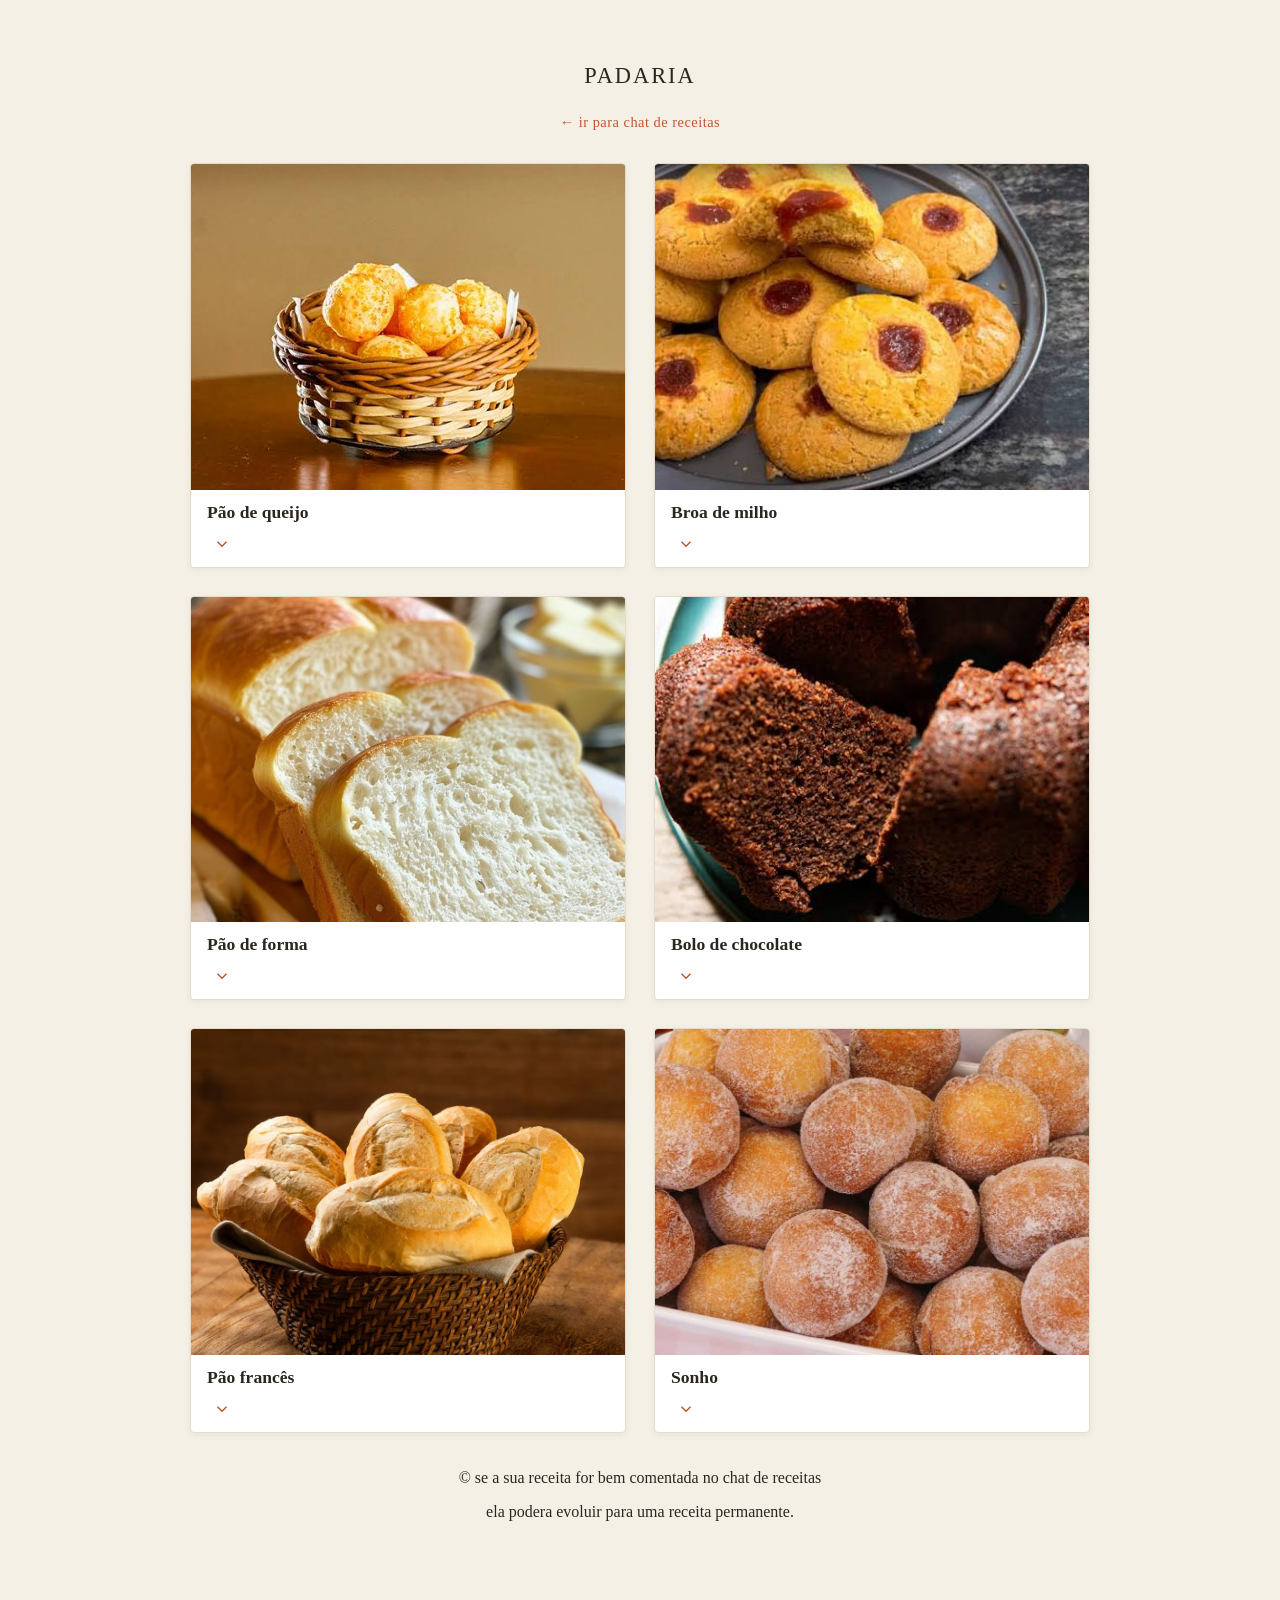
<file: padaria/index.html>
<!DOCTYPE html>
<html lang="pt-br">
<head>
<meta charset="UTF-8">
<meta name="viewport" content="width=device-width, initial-scale=1.0">
<title>Croissant</title>
<link rel="icon" type="image/png" href="icone.jfif">
<link rel="stylesheet" href="styles.css">
</head>
<body>

<h1 class="titulo-site">PADARIA</h1>

<p class="chat-voltar"><a href="chat.html">&larr; ir para chat de receitas</a></p>

<div class="lista-receitas">

  <div class="receita-card">
    <div class="foto-receita"><img src="pao-de-queijo.jfif" alt="pao-de-queijo"></div>
    <div class="nome-receita">Pão de queijo</div>
    <div class="linha-abrir-receita">
      <button class="botao-abrir-receita" onclick="alternarReceita(this)">
        <svg width="18" height="18" viewBox="0 0 24 24" fill="none" stroke="currentColor" stroke-width="2"><path d="M6 9l6 6 6-6"/></svg>
      </button>
    </div>
    <div class="modo-preparo">
      <h3>Ingredientes</h3>
      <hr>
      <ul>
       <li>1 xícara de chá de polvilho doce (250 g)</li>
        <li>Meia xícara de chá de leite (120 ml)</li>
        <li>1/4 de xícara de chá de óleo (60 ml)</li>
        <li>Meia colher de chá de sal (ou a gosto)</li>
        <li>1 ovo</li>
        <li>1 xícara de chá de queijo ralado (mussarela, parmesão ou meia-cura</li>
        </ul>
        <h3>Modo de Preparo</h3>
        <hr>
        Esquentar o líquido: Em uma panela pequena, coloque o leite, o óleo e o sal. Deixe ferver.Escaldar o polvilho: Coloque o polvilho doce em uma tigela. Despeje o líquido fervente por cima do polvilho e mexa bem.Esfriar e misturar: Espere a mistura amornar. Acrescente o ovo e o queijo ralado.Modelar: Misture tudo com as mãos até formar uma massa unida. Unte as mãos com um pouco de óleo e faça pequenas bolinhas.Assar: Coloque as bolinhas em uma assadeira untada. Leve ao forno pré-aquecido a 200°C por cerca de 20 minutos, até dourarem
    </div>
  </div>

  <div class="receita-card">
    <div class="foto-receita"><img src="broa-de-milho.jfif" alt="Macarrão Alho e Óleo"></div>
    <div class="nome-receita">Broa de milho</div>
    <div class="linha-abrir-receita">
      <button class="botao-abrir-receita" onclick="alternarReceita(this)">
        <svg width="18" height="18" viewBox="0 0 24 24" fill="none" stroke="currentColor" stroke-width="2"><path d="M6 9l6 6 6-6"/></svg>
      </button>
    </div>
    <div class="modo-preparo">
      <h3>Ingredientes</h3>
<hr>
<ul>
  <li>1 e 1/2 xícara de chá de fubá (200 g)</li>
  <li>1 xícara de chá de farinha de trigo (130 g)</li>
  <li>1 xícara de chá de açúcar (180 g)</li>
  <li>Meia xícara de chá de leite (120 ml)</li>
  <li>1/4 de xícara de chá de óleo (60 ml)</li>
  <li>2 ovos</li>
  <li>1 colher de sopa de fermento em pó</li>
  <li>1 pitada de sal</li>
  <li>100 g de goiabada cortada em cubos pequenos</li>
</ul>

<h3>Modo de Preparo</h3>
<hr>
<p><b>Misturar os secos:</b> Em uma tigela, adicione o fubá, a farinha de trigo, o açúcar, a pitada de sal e o fermento. Misture bem.</p>
<p><b>Adicionar os líquidos:</b> Junte os ovos, o óleo e o leite aos ingredientes secos. Mexa com uma colher ou fouet até obter uma massa homogênea.</p>
<p><b>Modelar:</b> Unte as mãos com um pouco de óleo ou farinha e faça pequenas bolinhas com a massa. Acomode-as em uma assadeira untada e enfarinhada, deixando um espaço entre elas.</p>
<p><b>Colocar a goiabada:</b> Passe os cubos de goiabada em um pouco de farinha de trigo (para não derreterem totalmente) e pressione um cubo no centro de cada broa.</p>
<p><b>Assar:</b> Leve ao forno pré-aquecido a 180°C por aproximadamente 25 a 30 minutos, até que a base esteja levemente dourada.</p>
    </div>
  </div>

  <div class="receita-card">
    <div class="foto-receita"><img src="pao.jpg" alt="Feijoada"></div>
    <div class="nome-receita">Pão de forma</div>
    <div class="linha-abrir-receita">
      <button class="botao-abrir-receita" onclick="alternarReceita(this)">
        <svg width="18" height="18" viewBox="0 0 24 24" fill="none" stroke="currentColor" stroke-width="2"><path d="M6 9l6 6 6-6"/></svg>
      </button>
    </div>
    <div class="modo-preparo">
      <h3>Ingredientes</h3>
<hr>
      <ul>
    <li>3 xícaras de farinha de trigo (aproximadamente)</li>
    <li>1 colher de sopa cheia de fermento biológico instantâneo (10 g)</li>
    <li>3 colheres de sopa de manteiga em temperatura ambiente</li>
    <li>2 colheres de sopa rasas de açúcar</li>
    <li>2 ovos batidos ligeiramente</li>
    <li>1 colherinha de sal</li>
    <li>½ xícara de água em temperatura ambiente</li>
    <li>100 g de manteiga em temperatura ambiente (para folhar)</li>
    <li>1 colher de sopa de farinha de trigo (para folhar)</li>
    <li>1 ovo batido para pincelar</li>
    <h3>Modo de Preparo</h3>
<hr>
<p><b>1. Preparar a massa:</b> Em uma tigela, misture a farinha de trigo, o fermento biológico instantâneo, o açúcar e o sal. Adicione as 3 colheres de sopa de manteiga, os 2 ovos batidos e a água aos poucos. Amasse bem até obter uma massa lisa e homogênea.</p>

<p><b>2. Primeira fermentação:</b> Cubra a massa com um pano limpo ou plástico filme e deixe descansar por cerca de 30 minutos, ou até dobrar de volume.</p>

<p><b>3. Preparar a mistura para folhar:</b> Em uma tigelinha, misture os 100 g de manteiga em temperatura ambiente com a 1 colher de sopa de farinha de trigo até formar uma pastinha uniforme.</p>

<p><b>4. Folhar a massa:</b> Abra a massa descansada com o auxílio de um rolo em uma superfície enfarinhada até formar um retângulo. Espalhe a mistura de manteiga com farinha por toda a superfície da massa. Dobre a massa em três partes (como uma carta) e abra novamente com o rolo. Repita a dobra para criar as camadas folhadas.</p>

<p><b>5. Modelar:</b> Abra a massa na espessura desejada e corte no formato preferido (como croissants ou pãezinhos folhados). Acomode as peças em uma assadeira untada e enfarinhada.</p>

<p><b>6. Segunda fermentação:</b> Deixe os pães descansarem na assadeira por mais 20 a 30 minutos para crescerem novamente.</p>

<p><b>7. Pincelar e assar:</b> Pincele a superfície com o ovo batido. Leve ao forno pré-aquecido a 180°C por cerca de 25 a 30 minutos, até que fiquem bem dourados e assados.</p>
</ul>
    </div>
  </div>

  <div class="receita-card">
    <div class="foto-receita"><img src="bolo-de-chocolate.jfif" alt="Brigadeiro"></div>
    <div class="nome-receita">Bolo de chocolate</div>
    <div class="linha-abrir-receita">
      <button class="botao-abrir-receita" onclick="alternarReceita(this)">
        <svg width="18" height="18" viewBox="0 0 24 24" fill="none" stroke="currentColor" stroke-width="2"><path d="M6 9l6 6 6-6"/></svg>
      </button>
    </div>
    <div class="modo-preparo">
      <h3>Ingredientes</h3>
<hr>
<ul>
  <li>2 xícaras de chá de farinha de trigo</li>
  <li>1 e 1/2 xícara de chá de açúcar</li>
  <li>1 xícara de chá de chocolate em pó ou cacau em pó</li>
  <li>1 xícara de chá de óleo</li>
  <li>1 xícara de chá de água morna</li>
  <li>3 ovos</li>
  <li>1 colher de sopa de fermento em pó</li>
  <li>1 pitada de sal</li>
</ul>

<h3>Modo de Preparo</h3>
<hr>
<p><b>1. Misturar os secos:</b> Em uma tigela grande, peneire a farinha de trigo, o açúcar, o chocolate em pó e a pitada de sal. Misture bem.</p>

<p><b>2. Adicionar os líquidos:</b> Acrescente os ovos, o óleo e a água morna. Misture delicadamente com um fouet ou colher até obter uma massa lisa e homogênea.</p>

<p><b>3. Adicionar o fermento:</b> Por último, junte o fermento em pó e misture suavemente apenas para incorporar à massa.</p>

<p><b>4. Despejar na fôrma:</b> Transfira a massa para uma fôrma untada e enfarinhada (ou polvilhada com chocolate em pó).</p>

<p><b>5. Assar:</b> Leve ao forno pré-aquecido a 180°C por cerca de 35 a 40 minutos. Faça o teste do palito: espete um palito no centro do bolo; se sair limpo, está pronto.</p>
    </div>
  </div>

  <div class="receita-card">
    <div class="foto-receita"><img src="pao-frances.jpg" alt="Lasanha"></div>
    <div class="nome-receita">Pão francês</div>
    <div class="linha-abrir-receita">
      <button class="botao-abrir-receita" onclick="alternarReceita(this)">
        <svg width="18" height="18" viewBox="0 0 24 24" fill="none" stroke="currentColor" stroke-width="2"><path d="M6 9l6 6 6-6"/></svg>
      </button>
    </div>
    <div class="modo-preparo">
      <h3>Ingredientes</h3>
<hr>
<ul>
  <li>4 xícaras de chá de farinha de trigo (cerca de 500 g)</li>
  <li>1 e 1/4 xícara de chá de água morna ou em temperatura ambiente (300 ml)</li>
  <li>1 colher de sopa de fermento biológico seco (10 g) ou 30 g de fermento fresco</li>
  <li>1 colher de chá de sal (10 g)</li>
  <li>1 colher de chá de açúcar (5 g)</li>
  <li>1 colher de sopa de manteiga ou margarina</li>
</ul>

<h3>Modo de Preparo</h3>
<hr>
<p><b>1. Ativar o fermento:</b> Em uma tigela, misture a água, o açúcar e o fermento biológico. Deixe descansar por cerca de 5 a 10 minutos até formar uma leve espuma.</p>

<p><b>2. Preparar a massa:</b> Adicione a farinha de trigo, o sal e a manteiga à mistura de fermento. Amasse bem sobre uma bancada limpa por cerca de 10 a 15 minutos, até obter uma massa lisa, macia e elástica.</p>

<p><b>3. Primeira fermentação:</b> Coloque a massa em uma tigela coberta com um pano limpo e deixe descansar em local aquecido por cerca de 1 hora, ou até dobrar de tamanho.</p>

<p><b>4. Modelar os pães:</b> Divida a massa em porções iguais (cerca de 8 a 10 pedaços). Abra cada pedaço com o rolo formando um retângulo e enrole como um rocambole. Acomode os pães em uma assadeira untada ou enfarinhada.</p>

<p><b>5. Segunda fermentação:</b> Cubra novamente os pães modelados e deixe crescer por mais 40 minutos.</p>

<p><b>6. Fazer o corte e preparar o forno:</b> Pré-aqueça o forno a 220°C. Com uma lâmina ou faca bem afiada, faça um corte longitudinal raso no topo de cada pão. Borrife um pouco de água sobre eles ou coloque uma assadeira com água quente na grade inferior do forno para criar vapor (isso garante a casquinha crocante).</p>

<p><b>7. Assar:</b> Asse por cerca de 15 a 20 minutos, até que fiquem bem dourados e crocantes.</p>
    </div>
  </div>

  <div class="receita-card">
    <div class="foto-receita"><img src="sonho.jpg" alt="Pudim"></div>
    <div class="nome-receita">Sonho</div>
    <div class="linha-abrir-receita">
      <button class="botao-abrir-receita" onclick="alternarReceita(this)">
        <svg width="18" height="18" viewBox="0 0 24 24" fill="none" stroke="currentColor" stroke-width="2"><path d="M6 9l6 6 6-6"/></svg>
      </button>
    </div>
    <div class="modo-preparo">
      <h3>Ingredientes</h3>
<hr>
<ul>
  <li>4 xícaras de chá de farinha de trigo (cerca de 500 g)</li>
  <li>1 pacote de fermento biológico seco (10 g)</li>
  <li>1 xícara de chá de leite morno (240 ml)</li>
  <li>3 colheres de sopa de açúcar</li>
  <li>2 colheres de sopa de manteiga em temperatura ambiente</li>
  <li>2 gemas</li>
  <li>1 pitada de sal</li>
  <li>Óleo para fritar</li>
  <li>Açúcar refinado ou de confeiteiro e canela em pó para polvilhar</li>
</ul>

<h3>Modo de Preparo</h3>
<hr>
<p><b>1. Preparar a massa:</b> Em uma tigela grande, misture o leite morno, o açúcar e o fermento biológico. Adicione as gemas, a manteiga e o sal. Vá acrescentando a farinha de trigo aos poucos, misturando até a massa começar a grudar menos nas mãos.</p>

<p><b>2. Sovar e descansar:</b> Transfira a massa para uma bancada enfarinhada e sove por cerca de 10 minutos, até que fique bem lisa e macia. Cubra a massa com um pano e deixe descansar por 1 hora, ou até dobrar de tamanho.</p>

<p><b>3. Modelar:</b> Divida a massa em porções pequenas (cerca de 12 a 15 partes) e faça bolinhas bem lisas. Acomode as bolinhas em uma assadeira enfarinhada, deixando um espaço entre elas. Cubra e deixe crescer novamente por mais 40 minutos.</p>

<p><b>4. Fritar:</b> Aqueça o óleo em fogo médio-baixo (não deixe esquentar demais para não queimar por fora e ficar cru por dentro). Frite os sonhos aos poucos, virando para dourar por igual de ambos os lados.</p>

<p><b>5. Finalizar:</b> Retire com uma escumadeira e escorra em papel-toalha. Enquanto ainda estiverem mornos, passe os sonhos no açúcar com canela para confeitar.</p>
    </div>
  </div>

</div>

<footer>
  <p>&copy; se a sua receita for bem comentada no chat de receitas</p>
  <p>ela podera evoluir para uma receita permanente.</p>
</footer>

<script>
  function alternarReceita(botao){
    const receita = botao.closest('.receita-card');
    receita.classList.toggle('aberta');
  }
</script>

</body>
</html>
</file>
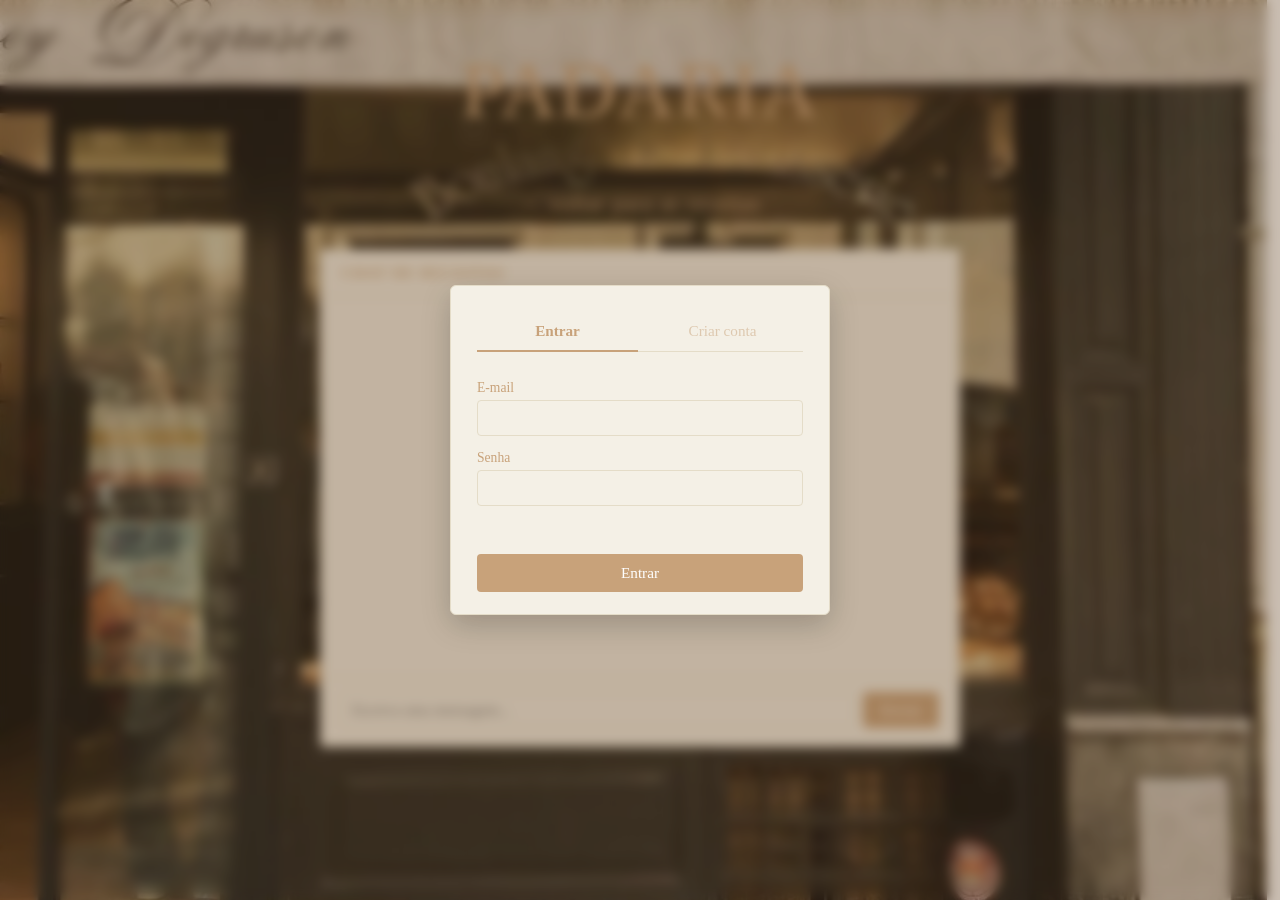
<file: chat.html>
<!DOCTYPE html>
<html lang="pt-br">
<head>
<meta charset="UTF-8">
<meta name="viewport" content="width=device-width, initial-scale=1.0">
<title>Croissant</title>
<link rel="icon" type="image/png" href="icone.jfif">
<link rel="stylesheet" href="styles.css">
<script src="login.js" defer></script>
</head>
<body>

<h1 class="titulo-site">PADARIA</h1>
<div id="status-login" class="status-login"></div>
<p class="chat-voltar"><a href="index.html">&larr; voltar para as receitas</a></p>

<div class="chat-caixa">
  <div class="chat-cabecalho">Chat de receitas</div>

  <div class="chat-mensagens" id="chat-mensagens">
    <p class="chat-vazio">Faca login para ver e enviar mensagens.</p>
  </div>

  <form class="chat-form" id="chat-form">
    <div class="chat-linha-mensagem">
      <input type="text" id="chat-mensagem" class="chat-input-mensagem" placeholder="Escreva uma mensagem..." maxlength="500" required>
      <button type="submit" class="chat-botao-enviar">Enviar</button>
    </div>
  </form>
</div>

<!-- ---------- Modal de login / criar conta (fica escondido ate ser necessario) ---------- -->
<div id="modal-login" class="modal-login-fundo">
  <div class="modal-login-caixa">
    <div class="modal-login-abas">
      <button type="button" id="aba-entrar" class="aba-ativa" onclick="alternarModoCadastro(false)">Entrar</button>
      <button type="button" id="aba-criar" onclick="alternarModoCadastro(true)">Criar conta</button>
    </div>

    <form id="form-login" class="modal-login-form" onsubmit="enviarLogin(event)">
      <label for="login-email">E-mail</label>
      <input type="email" id="login-email" required>
      <label for="login-senha">Senha</label>
      <input type="password" id="login-senha" required>
      <p id="login-erro" class="modal-login-erro"></p>
      <button type="submit">Entrar</button>
    </form>

    <form id="form-cadastro" class="modal-login-form" style="display:none;" onsubmit="enviarCadastro(event)">
      <label for="cadastro-nome">Nome</label>
      <input type="text" id="cadastro-nome" maxlength="80" required>
      <label for="cadastro-email">E-mail</label>
      <input type="email" id="cadastro-email" required>
      <label for="cadastro-cpf">CPF</label>
      <input type="text" id="cadastro-cpf" placeholder="000.000.000-00" maxlength="14" required>
      <label for="cadastro-telefone">Telefone</label>
      <input type="text" id="cadastro-telefone" placeholder="(00) 00000-0000" maxlength="15" required>
      <label for="cadastro-senha">Senha</label>
      <input type="password" id="cadastro-senha" required>
      <p id="cadastro-erro" class="modal-login-erro"></p>
      <button type="submit">Criar conta</button>
    </form>
  </div>
</div>

<script>
  const caixaMensagens = document.getElementById('chat-mensagens');
  const form = document.getElementById('chat-form');
  const campoMensagem = document.getElementById('chat-mensagem');

  let nomeUsuarioAtual = null;
  let intervaloMensagens = null;

  function renderizarMensagens(texto) {
    const linhas = texto.split(/\r?\n/).filter(l => l.trim().length > 0);

    if (linhas.length === 0) {
      caixaMensagens.innerHTML = '<p class="chat-vazio">Nenhuma mensagem ainda. Seja o primeiro a escrever!</p>';
      return;
    }

    caixaMensagens.innerHTML = linhas.map(linha => {
      const separador = linha.indexOf(':');
      const nome = separador > -1 ? linha.slice(0, separador) : 'Anonimo';
      const mensagem = separador > -1 ? linha.slice(separador + 1).trim() : linha;
      return `<div class="chat-msg">
                <span class="chat-msg-nome">${escaparHtmlLogin(nome)}</span>
                <span class="chat-msg-texto">${escaparHtmlLogin(mensagem)}</span>
              </div>`;
    }).join('');

    caixaMensagens.scrollTop = caixaMensagens.scrollHeight;
  }

  let ultimoConteudo = '';

  async function buscarMensagens() {
    try {
      const resposta = await fetch('/api/mensagens');
      const texto = await resposta.text();
      if (texto === ultimoConteudo) return;
      ultimoConteudo = texto;
      renderizarMensagens(texto);
    } catch (erro) {
      console.error('Nao foi possivel falar com o servidor:', erro);
    }
  }

  form.addEventListener('submit', async (evento) => {
    evento.preventDefault();
    if (!nomeUsuarioAtual) return; // por seguranca, nao envia sem estar logado

    const mensagem = campoMensagem.value.trim();
    if (!mensagem) return;

    await fetch('/api/enviar', {
      method: 'POST',
      headers: { 'Content-Type': 'application/x-www-form-urlencoded' },
      body: `nome=${encodeURIComponent(nomeUsuarioAtual)}&mensagem=${encodeURIComponent(mensagem)}`
    });

    campoMensagem.value = '';
    ultimoConteudo = ''; // forca redesenhar mesmo se o conteudo parecer igual
    buscarMensagens();
  });

  /* So comeca a carregar/enviar mensagens depois que a pessoa estiver logada */
  function iniciarChatComUsuario(usuario) {
    nomeUsuarioAtual = usuario.nome;
    caixaMensagens.innerHTML = '<p class="chat-vazio">Carregando mensagens...</p>';

    buscarMensagens();
    if (!intervaloMensagens) {
      intervaloMensagens = setInterval(buscarMensagens, 2000);
    }
  }

  document.addEventListener('DOMContentLoaded', () => {
    iniciarLogin(iniciarChatComUsuario);
  });
</script>

</body>
</html>
</file>
<file: padaria/styles.css>
:root{
  --bg: #F4F0E6;
  --card: #FFFFFF;
  --ink: #2B2620;
  --accent: #C2542F;
  --line: #E4DCC8;
}

*{ box-sizing: border-box; }

body{
  margin: 0;
  background: var(--bg);
  color: var(--ink);
  font-family: 'Georgia', 'Times New Roman', serif;
  padding: 48px 24px 80px;
}

footer {
    text-align: center;
    padding: 20px;
  }

.titulo-site{
  text-align: center;
  font-weight: 400;
  letter-spacing: 2px;
  text-transform: uppercase;
  font-size: 1.4rem;
  margin-bottom: 40px;
}

.lista-receitas{
  max-width: 900px;
  margin: 0 auto;
  display: grid;
  grid-template-columns: repeat(2, 1fr);
  gap: 28px;
}

@media (max-width: 640px){
  .lista-receitas{ grid-template-columns: 1fr; }
}

.receita-card{
  background: var(--card);
  border: 1px solid var(--line);
  border-radius: 4px;
  overflow: hidden;
  box-shadow: 0 2px 6px rgba(0,0,0,0.05);
}

.foto-receita{
  width: 100%;
  aspect-ratio: 4 / 3;
  background: #EDE6D6;
  display: flex;
  align-items: center;
  justify-content: center;
  color: #A8987A;
  font-size: 0.85rem;
  letter-spacing: 1px;
  text-transform: uppercase;
  overflow: hidden;
}

.foto-receita img{
  width: 100%;
  height: 100%;
  object-fit: cover;
  display: block;
}

.nome-receita{
  padding: 12px 16px 0;
  font-size: 1.1rem;
  font-weight: 700;
}

.linha-abrir-receita{
  display: flex;
  justify-content: flex-start;
  align-items: center;
  padding: 8px 14px 10px;
}

.botao-abrir-receita{
  background: none;
  border: none;
  cursor: pointer;
  font-size: 1.1rem;
  color: var(--accent);
  display: flex;
  align-items: center;
  gap: 8px;
  padding: 4px 8px;
}

.botao-abrir-receita svg{
  transition: transform 0.25s ease;
}

.receita-card.aberta .botao-abrir-receita svg{
  transform: rotate(180deg);
}

.modo-preparo{
  display: none;
  padding: 0 16px 16px;
  font-size: 0.95rem;
  line-height: 1.5;
  color: #4A4438;
}

.receita-card.aberta .modo-preparo{
  display: block;
}

/* ---------- Chat receias----------- */

.chat-voltar{
  text-align: center;
  margin: -16px 0 32px;
}

.chat-voltar a{
  color: var(--accent);
  text-decoration: none;
  font-size: 0.9rem;
  letter-spacing: 0.5px;
}

.chat-voltar a:hover{
  text-decoration: underline;
}

.chat-caixa{
  max-width: 640px;
  margin: 0 auto;
  background: var(--card);
  border: 1px solid var(--line);
  border-radius: 4px;
  box-shadow: 0 2px 6px rgba(0,0,0,0.05);
  overflow: hidden;
  display: flex;
  flex-direction: column;
}

.chat-cabecalho{
  padding: 14px 20px;
  border-bottom: 1px solid var(--line);
  font-weight: 700;
  letter-spacing: 1px;
  text-transform: uppercase;
  font-size: 0.95rem;
  color: var(--accent);
}

.chat-mensagens{
  padding: 16px 20px;
  height: 380px;
  overflow-y: auto;
  display: flex;
  flex-direction: column;
  gap: 10px;
}

.chat-vazio{
  margin: auto 0;
  text-align: center;
  color: #A8987A;
  font-size: 0.9rem;
}

.chat-msg{
  background: var(--bg);
  border: 1px solid var(--line);
  border-radius: 4px;
  padding: 8px 12px;
  line-height: 1.4;
}

.chat-msg-nome{
  display: block;
  font-weight: 700;
  font-size: 0.8rem;
  color: var(--accent);
  text-transform: uppercase;
  letter-spacing: 0.5px;
  margin-bottom: 2px;
}

.chat-msg-texto{
  font-size: 0.95rem;
  color: var(--ink);
  word-wrap: break-word;
}

.chat-form{
  border-top: 1px solid var(--line);
  padding: 14px 20px 18px;
  display: flex;
  flex-direction: column;
  gap: 8px;
}

.chat-input-nome,
.chat-input-mensagem{
  font-family: inherit;
  font-size: 0.95rem;
  padding: 8px 10px;
  border: 1px solid var(--line);
  border-radius: 4px;
  background: var(--bg);
  color: var(--ink);
}

.chat-input-nome{
  width: 40%;
  min-width: 140px;
}

.chat-linha-mensagem{
  display: flex;
  gap: 8px;
}

.chat-input-mensagem{
  flex: 1;
}

.chat-botao-enviar{
  background: var(--accent);
  color: #fff;
  border: none;
  border-radius: 4px;
  padding: 8px 18px;
  font-family: inherit;
  font-size: 0.95rem;
  cursor: pointer;
}

.chat-botao-enviar:hover{
  opacity: 0.9;
}

@media (max-width: 640px){
  .chat-input-nome{ width: 100%; }
  .chat-form{ flex-direction: column; }
}
</file>
<file: styles.css>
:root{
  --bg: #F4F0E6;
  --card: #F4F0E6;
  --ink: #C8A27A;
  --accent: #C8A27A;
  --line: #E4DCC8;
}

*{ box-sizing: border-box; }


body{
  background-image:url('./fundo.jpg');
  margin: 0;
  color: var(--ink);
  font-family: 'Georgia', 'Times New Roman', serif;
  padding: 48px 24px 80px;
  background-attachment: fixed;
  background-repeat: no-repeat;
  background-size: 99%;
}


footer {
    text-align: center;
    padding: 20px;
    font-size: 21px;

  }

.titulo-site{
  margin-top: -3px;
  text-align: center;
  font-weight: 400;
  letter-spacing: 2px;
  text-transform: uppercase;
  font-size: 79px;
  margin-bottom: 40px;
  color: #C8A27A;
}

.lista-receitas{
  max-width: 900px;
  margin: 0 auto;
  display: grid;
  grid-template-columns: repeat(2, 1fr);
  gap: 28px;
  align-items: start;
}

@media (max-width: 640px){
  .lista-receitas{ grid-template-columns: 1fr; }
}

.receita-card{
  background: var(--card);
  border: 1px solid var(--line);
  border-radius: 4px;
  overflow: hidden;
  box-shadow: 0 2px 6px rgba(0,0,0,0.05);
}

.foto-receita{
  width: 100%;
  aspect-ratio: 4 / 3;
  background: #EDE6D6;
  display: flex;
  align-items: center;
  justify-content: center;
  color: #A8987A;
  font-size: 0.85rem;
  letter-spacing: 1px;
  text-transform: uppercase;
  overflow: hidden;
}

.foto-receita img{
  width: 100%;
  height: 100%;
  object-fit: cover;
  display: block;
}

.nome-receita{
  padding: 12px 16px 0;
  font-size: 1.1rem;
  font-weight: 700;
}

.linha-abrir-receita{
  display: flex;
  justify-content: space-between;
  align-items: center;
  padding: 8px 14px 10px;
}

.botao-apagar-receita{
  background: none;
  border: none;
  cursor: pointer;
  padding: 4px 8px;
  color: #B23A3A;
  opacity: 0.65;
  display: flex;
  align-items: center;
}

.botao-apagar-receita:hover{
  opacity: 1;
}

.botao-apagar-receita:disabled{
  opacity: 0.3;
  cursor: default;
}

.botao-abrir-receita{
  background: none;
  border: none;
  cursor: pointer;
  font-size: 1.1rem;
  color: var(--accent);
  display: flex;
  align-items: center;
  gap: 8px;
  padding: 4px 8px;
}

.botao-abrir-receita svg{
  transition: transform 0.25s ease;
}

.receita-card.aberta .botao-abrir-receita svg{
  transform: rotate(180deg);
}

.modo-preparo{
  display: none;
  padding: 0 16px 16px;
  font-size: 0.95rem;
  line-height: 1.5;
  color: #4A4438;
}

.receita-card.aberta .modo-preparo{
  display: block;
}

/* ---------- Chat receias----------- */

.chat-voltar{
  text-align: center;
  margin: -16px 0 32px;
}

.chat-voltar a{
  color: var(--accent);
  text-decoration: none;
  font-size: 23px;
  letter-spacing: 0.5px;
  font-family: 'Fredoka', cursive;
}

.chat-voltar a:hover{
  text-decoration: underline;
}

.chat-caixa{
  max-width: 640px;
  margin: 0 auto;
  background: var(--card);
  border: 1px solid var(--line);
  border-radius: 4px;
  box-shadow: 0 2px 6px rgba(0,0,0,0.05);
  overflow: hidden;
  display: flex;
  flex-direction: column;
}

.chat-cabecalho{
  padding: 14px 20px;
  border-bottom: 1px solid var(--line);
  font-weight: 700;
  letter-spacing: 1px;
  text-transform: uppercase;
  font-size: 0.95rem;
  color: var(--accent);
}

.chat-mensagens{
  padding: 16px 20px;
  height: 380px;
  overflow-y: auto;
  display: flex;
  flex-direction: column;
  gap: 10px;
}

.chat-vazio{
  margin: auto 0;
  text-align: center;
  color: #A8987A;
  font-size: 0.9rem;
}

.chat-msg{
  background: var(--bg);
  border: 1px solid var(--line);
  border-radius: 4px;
  padding: 8px 12px;
  line-height: 1.4;
}

.chat-msg-nome{
  display: block;
  font-weight: 700;
  font-size: 0.8rem;
  color: var(--accent);
  text-transform: uppercase;
  letter-spacing: 0.5px;
  margin-bottom: 2px;
}

.chat-msg-texto{
  font-size: 0.95rem;
  color: var(--ink);
  word-wrap: break-word;
}

.chat-form{
  border-top: 1px solid var(--line);
  padding: 14px 20px 18px;
  display: flex;
  flex-direction: column;
  gap: 8px;
}

.chat-input-nome,
.chat-input-mensagem{
  font-family: inherit;
  font-size: 0.95rem;
  padding: 8px 10px;
  border: 1px solid var(--line);
  border-radius: 4px;
  background: var(--bg);
  color: var(--ink);
}

.chat-input-nome{
  width: 40%;
  min-width: 140px;
}

.chat-linha-mensagem{
  display: flex;
  gap: 8px;
}

.chat-input-mensagem{
  flex: 1;
}

.chat-botao-enviar{
  background: var(--accent);
  color: #fff;
  border: none;
  border-radius: 4px;
  padding: 8px 18px;
  font-family: inherit;
  font-size: 0.95rem;
  cursor: pointer;
}

.chat-botao-enviar:hover{
  opacity: 0.9;
}

@media (max-width: 640px){
  .chat-input-nome{ width: 100%; }
  .chat-form{ flex-direction: column; }
}

/* ---------- Nova receita ---------- */

.nova-receita-area{
  max-width: 900px;
  margin: 0 auto 32px;
  display: flex;
  justify-content: center;
}

.botao-nova-receita{
  background: var(--accent);
  color: #fff;
  border: none;
  border-radius: 4px;
  padding: 10px 22px;
  font-family: inherit;
  font-size: 1rem;
  cursor: pointer;
}

.botao-nova-receita:hover{
  opacity: 0.9;
}

.form-nova-receita{
  width: 100%;
  max-width: 520px;
  background: var(--card);
  border: 1px solid var(--line);
  border-radius: 4px;
  box-shadow: 0 2px 6px rgba(0,0,0,0.05);
  padding: 20px 22px;
  flex-direction: column;
  gap: 6px;
}

.form-nova-receita h3{
  margin: 0 0 10px;
  color: var(--accent);
  text-transform: uppercase;
  letter-spacing: 1px;
  font-size: 1rem;
}

.form-nova-receita label{
  font-size: 0.85rem;
  color: var(--ink);
  margin-top: 10px;
}

.form-nova-receita input,
.form-nova-receita textarea{
  font-family: inherit;
  font-size: 0.95rem;
  padding: 8px 10px;
  border: 1px solid var(--line);
  border-radius: 4px;
  background: var(--bg);
  color: var(--ink);
  resize: vertical;
}

.form-nova-receita-botoes{
  display: flex;
  gap: 10px;
  margin-top: 16px;
}

.botao-salvar-receita{
  background: var(--accent);
  color: #fff;
  border: none;
  border-radius: 4px;
  padding: 9px 18px;
  font-family: inherit;
  font-size: 0.95rem;
  cursor: pointer;
}

.botao-salvar-receita:hover{
  opacity: 0.9;
}

.botao-cancelar-receita{
  background: none;
  border: 1px solid var(--line);
  border-radius: 4px;
  padding: 9px 18px;
  font-family: inherit;
  font-size: 0.95rem;
  color: var(--ink);
  cursor: pointer;
}

.botao-cancelar-receita:hover{
  background: var(--bg);
}

/* ---------- Status de login (canto do topo) ---------- */

.status-login{
  max-width: 900px;
  margin: 0 auto 16px;
  display: flex;
  justify-content: flex-end;
  align-items: center;
  gap: 12px;
  font-size: 0.85rem;
  color: var(--ink);
  min-height: 1.2em;
}

.status-login-nome{
  color: var(--ink);
}

.botao-sair{
  display: inline-flex;
  align-items: center;
  gap: 6px;
  background: none;
  border: 1px solid var(--accent);
  border-radius: 20px;
  padding: 5px 14px;
  font-family: inherit;
  font-size: 0.82rem;
  color: var(--accent);
  cursor: pointer;
  transition: background 0.2s ease, color 0.2s ease;
}

.botao-sair:hover{
  background: var(--accent);
  color: #fff;
}

.botao-sair svg{
  flex-shrink: 0;
}

/* ---------- Modal de login / criar conta ---------- */

.modal-login-fundo{
  display: none;
  position: fixed;
  inset: 0;
  background: rgba(101, 67, 33, 0.35);
  backdrop-filter: blur(6px);
  -webkit-backdrop-filter: blur(6px);
  align-items: center;
  justify-content: center;
  z-index: 1000;
  padding: 20px;
}

.modal-login-caixa{
  width: 100%;
  max-width: 380px;
  background: var(--card);
  border: 1px solid var(--line);
  border-radius: 6px;
  box-shadow: 0 10px 30px rgba(0,0,0,0.2);
  padding: 26px 26px 22px;
}

.modal-login-abas{
  display: flex;
  gap: 4px;
  margin-bottom: 18px;
  border-bottom: 1px solid var(--line);
}

.modal-login-abas button{
  flex: 1;
  background: none;
  border: none;
  padding: 10px 0;
  font-family: inherit;
  font-size: 0.95rem;
  color: var(--ink);
  cursor: pointer;
  opacity: 0.5;
  border-bottom: 2px solid transparent;
  margin-bottom: -1px;
}

.modal-login-abas button.aba-ativa{
  opacity: 1;
  color: var(--accent);
  border-bottom: 2px solid var(--accent);
  font-weight: 700;
}

.modal-login-form{
  display: flex;
  flex-direction: column;
  gap: 4px;
}

.modal-login-form label{
  font-size: 0.85rem;
  margin-top: 10px;
}

.modal-login-form input{
  font-family: inherit;
  font-size: 0.95rem;
  padding: 8px 10px;
  border: 1px solid var(--line);
  border-radius: 4px;
  background: var(--bg);
  color: var(--ink);
}

.modal-login-form button[type="submit"]{
  margin-top: 18px;
  background: var(--accent);
  color: #fff;
  border: none;
  border-radius: 4px;
  padding: 10px 0;
  font-family: inherit;
  font-size: 0.95rem;
  cursor: pointer;
}

.modal-login-form button[type="submit"]:hover{
  opacity: 0.9;
}

.modal-login-erro{
  color: #B23A3A;
  font-size: 0.82rem;
  min-height: 1.1em;
  margin: 8px 0 0;
}
</file>
